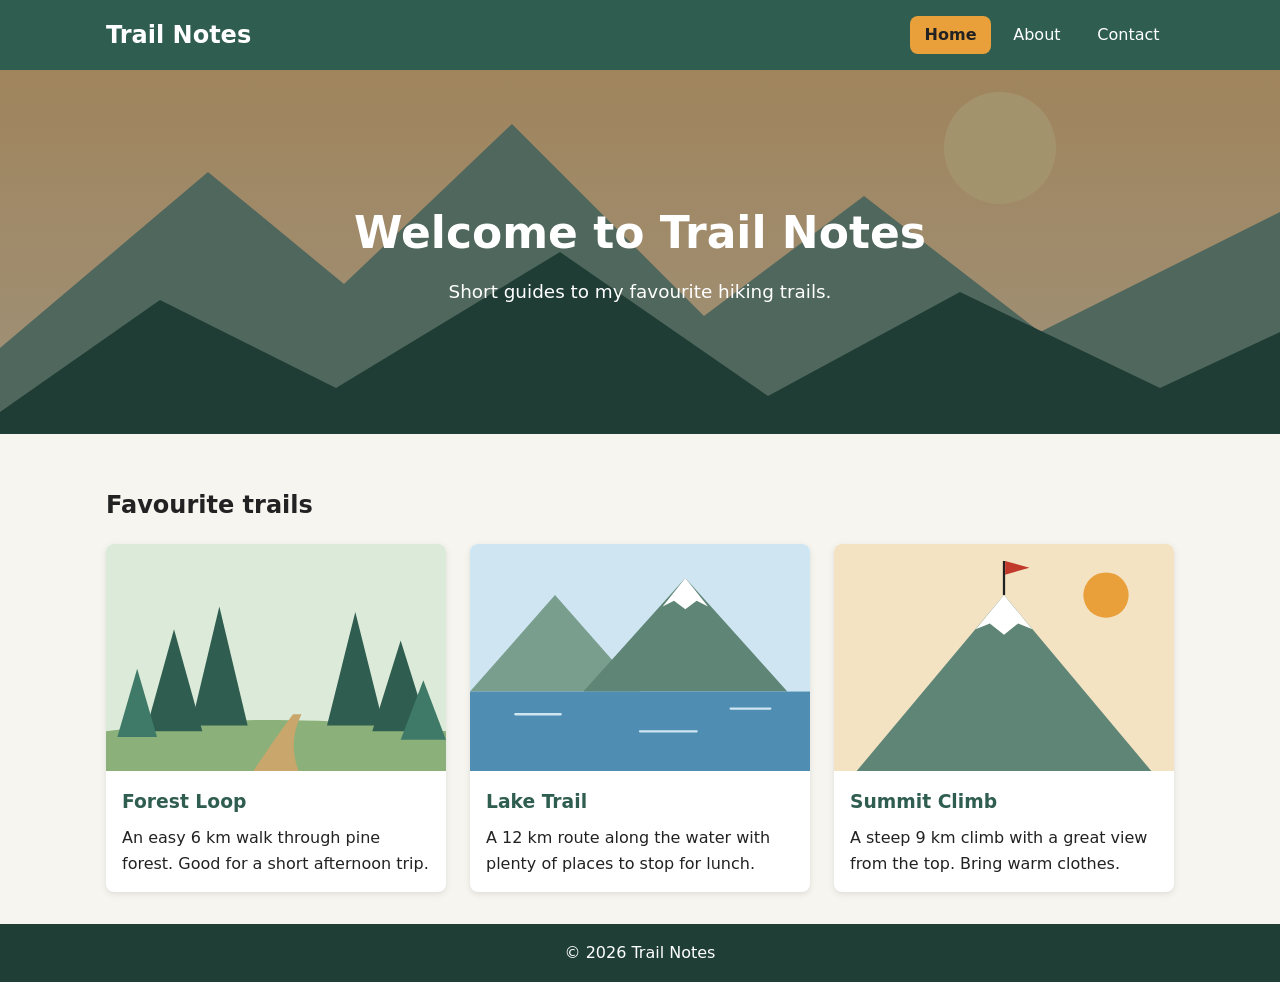
<file: index.html>
<!DOCTYPE html>
<html lang="en">
<head>
  <meta charset="UTF-8">
  <meta name="viewport" content="width=device-width, initial-scale=1.0">
  <title>Home | Trail Notes</title>
  <link rel="stylesheet" href="css/common.css">
  <link rel="stylesheet" href="css/home.css">
</head>
<body>
  <header class="site-header">
    <div class="site-header__inner">
      <p class="site-title"><a href="index.html">Trail Notes</a></p>
      <nav class="main-nav" aria-label="Main menu">
        <ul class="main-nav__list">
          <li><a class="main-nav__link main-nav__link--active" href="index.html" aria-current="page">Home</a></li>
          <li><a class="main-nav__link" href="about.html">About</a></li>
          <li><a class="main-nav__link" href="contact.html">Contact</a></li>
        </ul>
      </nav>
    </div>
  </header>

  <main>
    <header class="page-header page-header--hero">
      <h1 class="page-header__title">Welcome to Trail Notes</h1>
      <p class="page-header__lead">Short guides to my favourite hiking trails.</p>
    </header>

    <section class="page-content">
      <h2>Favourite trails</h2>
      <div class="trail-list">
        <article class="trail-card">
          <img class="trail-card__image" src="images/forest.svg" alt="Illustration of a forest trail" width="600" height="400">
          <div class="trail-card__body">
            <h3 class="trail-card__title">Forest Loop</h3>
            <p>An easy 6 km walk through pine forest. Good for a short afternoon trip.</p>
          </div>
        </article>
        <article class="trail-card">
          <img class="trail-card__image" src="images/lake.svg" alt="Illustration of a mountain lake" width="600" height="400">
          <div class="trail-card__body">
            <h3 class="trail-card__title">Lake Trail</h3>
            <p>A 12 km route along the water with plenty of places to stop for lunch.</p>
          </div>
        </article>
        <article class="trail-card">
          <img class="trail-card__image" src="images/summit.svg" alt="Illustration of a mountain summit with a flag" width="600" height="400">
          <div class="trail-card__body">
            <h3 class="trail-card__title">Summit Climb</h3>
            <p>A steep 9 km climb with a great view from the top. Bring warm clothes.</p>
          </div>
        </article>
      </div>
    </section>
  </main>

  <footer class="site-footer">
    <p>&copy; 2026 Trail Notes</p>
  </footer>
</body>
</html>
</file>
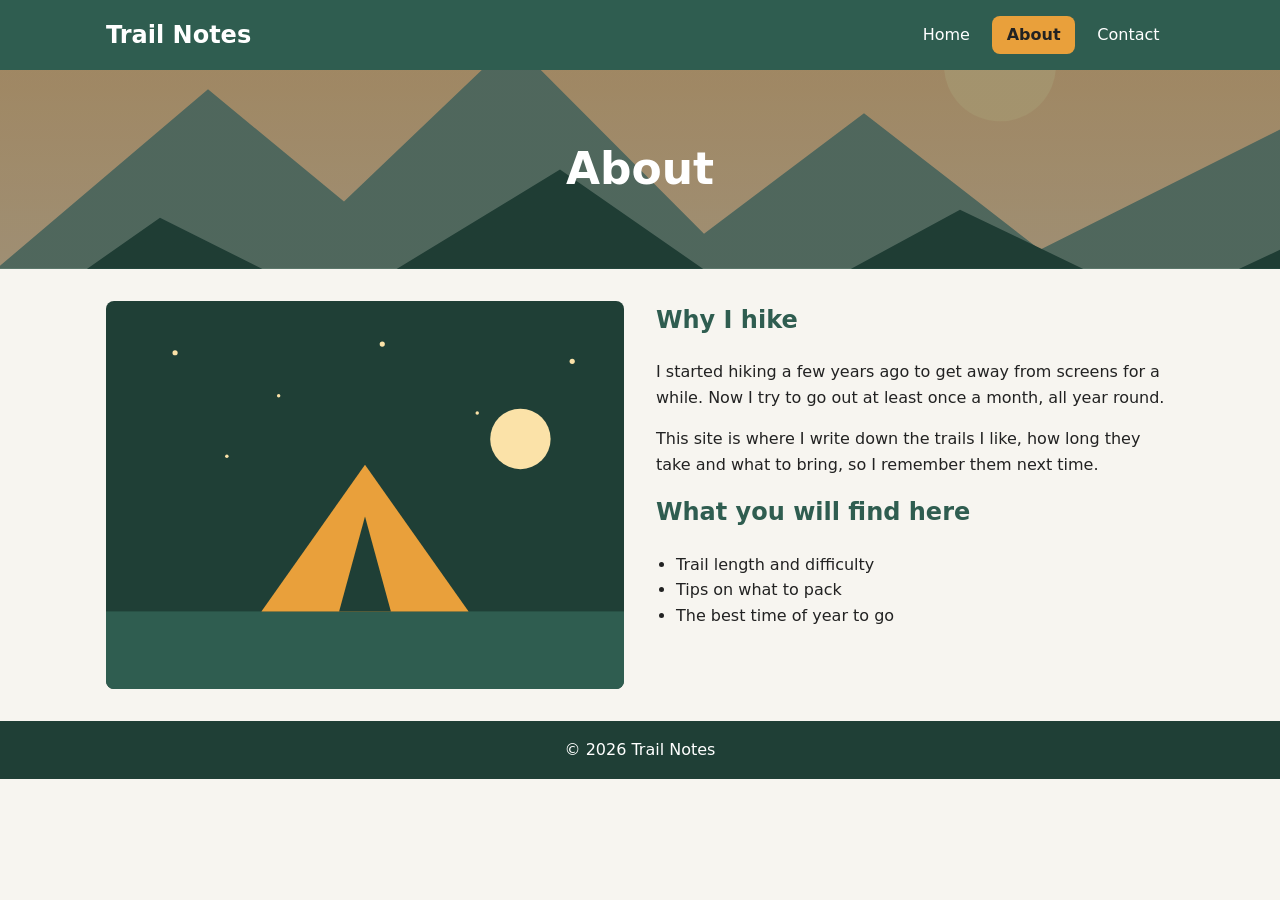
<file: about.html>
<!DOCTYPE html>
<html lang="en">
<head>
  <meta charset="UTF-8">
  <meta name="viewport" content="width=device-width, initial-scale=1.0">
  <title>About | Trail Notes</title>
  <link rel="stylesheet" href="css/common.css">
  <link rel="stylesheet" href="css/about.css">
</head>
<body>
  <header class="site-header">
    <div class="site-header__inner">
      <p class="site-title"><a href="index.html">Trail Notes</a></p>
      <nav class="main-nav" aria-label="Main menu">
        <ul class="main-nav__list">
          <li><a class="main-nav__link" href="index.html">Home</a></li>
          <li><a class="main-nav__link main-nav__link--active" href="about.html" aria-current="page">About</a></li>
          <li><a class="main-nav__link" href="contact.html">Contact</a></li>
        </ul>
      </nav>
    </div>
  </header>

  <main>
    <header class="page-header">
      <h1 class="page-header__title">About</h1>
    </header>

    <section class="page-content about">
      <img class="about__image" src="images/tent.svg" alt="Illustration of a tent under the night sky" width="600" height="450">
      <div class="about__text">
        <h2>Why I hike</h2>
        <p>I started hiking a few years ago to get away from screens for a while. Now I try to go out at least once a month, all year round.</p>
        <p>This site is where I write down the trails I like, how long they take and what to bring, so I remember them next time.</p>
        <h2>What you will find here</h2>
        <ul class="about__list">
          <li>Trail length and difficulty</li>
          <li>Tips on what to pack</li>
          <li>The best time of year to go</li>
        </ul>
      </div>
    </section>
  </main>

  <footer class="site-footer">
    <p>&copy; 2026 Trail Notes</p>
  </footer>
</body>
</html>
</file>
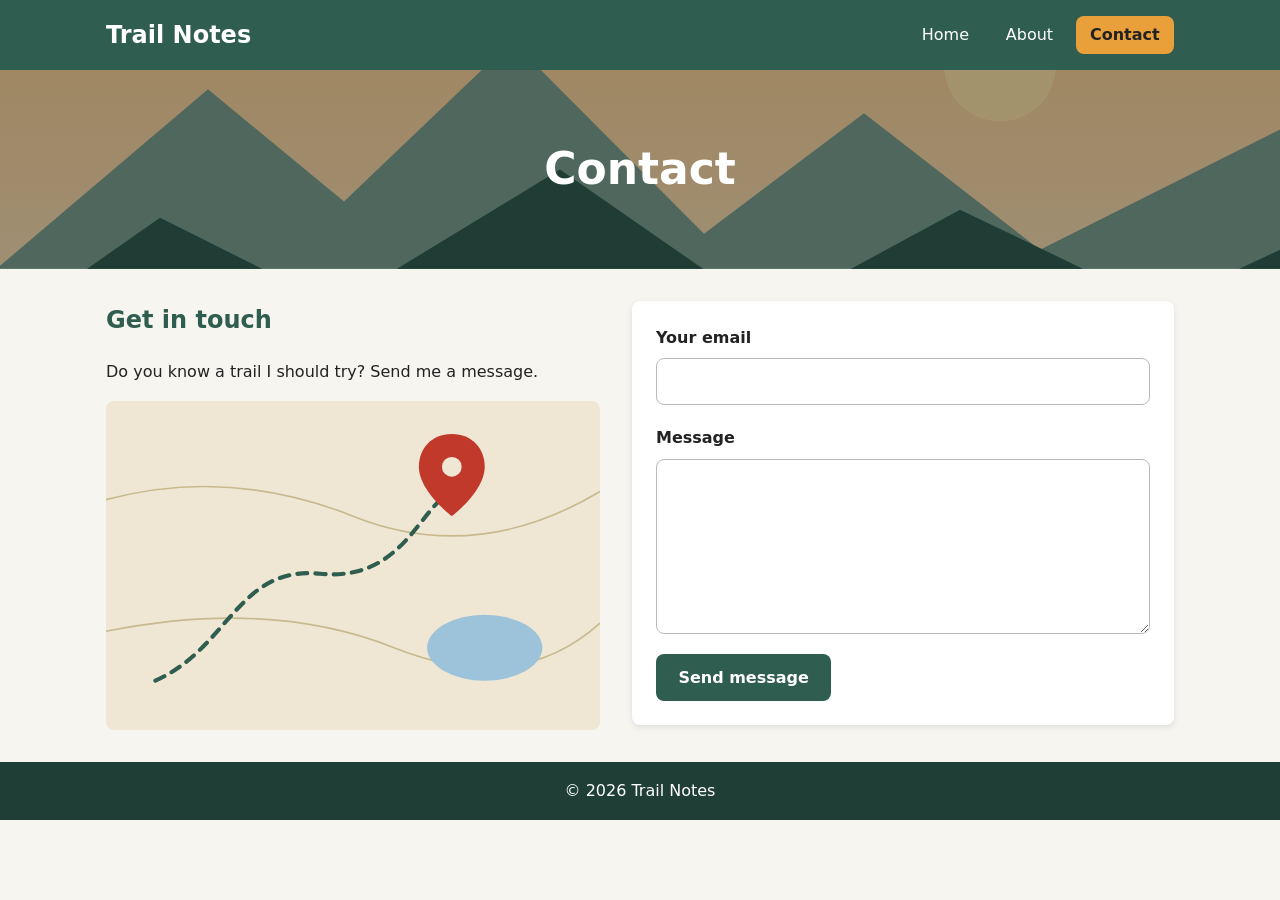
<file: contact.html>
<!DOCTYPE html>
<html lang="en">
<head>
  <meta charset="UTF-8">
  <meta name="viewport" content="width=device-width, initial-scale=1.0">
  <title>Contact | Trail Notes</title>
  <link rel="stylesheet" href="css/common.css">
  <link rel="stylesheet" href="css/contact.css">
</head>
<body>
  <header class="site-header">
    <div class="site-header__inner">
      <p class="site-title"><a href="index.html">Trail Notes</a></p>
      <nav class="main-nav" aria-label="Main menu">
        <ul class="main-nav__list">
          <li><a class="main-nav__link" href="index.html">Home</a></li>
          <li><a class="main-nav__link" href="about.html">About</a></li>
          <li><a class="main-nav__link main-nav__link--active" href="contact.html" aria-current="page">Contact</a></li>
        </ul>
      </nav>
    </div>
  </header>

  <main>
    <header class="page-header">
      <h1 class="page-header__title">Contact</h1>
    </header>

    <section class="page-content contact">
      <div class="contact__info">
        <h2>Get in touch</h2>
        <p>Do you know a trail I should try? Send me a message.</p>
        <img class="contact__image" src="images/map.svg" alt="Illustration of a trail map with a location pin" width="600" height="400">
      </div>

      <form class="contact-form" action="mailto:maxibahrami@gmail.com" method="post" enctype="text/plain">
        <label class="contact-form__label" for="email">Your email</label>
        <input class="contact-form__input" type="email" id="email" name="email" required>

        <label class="contact-form__label" for="message">Message</label>
        <textarea class="contact-form__input" id="message" name="message" rows="6" required></textarea>

        <button class="button" type="submit">Send message</button>
      </form>
    </section>
  </main>

  <footer class="site-footer">
    <p>&copy; 2026 Trail Notes</p>
  </footer>
</body>
</html>
</file>
<file: css/common.css>
/* Shared styles used by every page */

:root {
  --color-primary: #2f5d50;
  --color-primary-dark: #1f3f36;
  --color-accent: #e9a03b;
  --color-text: #222222;
  --color-background: #f7f5f0;
  --color-surface: #ffffff;
  --radius: 8px;
  --max-width: 1100px;
}

*,
*::before,
*::after {
  box-sizing: border-box;
}

body {
  margin: 0;
  font-family: system-ui, -apple-system, "Segoe UI", Roboto, sans-serif;
  line-height: 1.6;
  color: var(--color-text);
  background-color: var(--color-background);
}

img {
  display: block;
  max-width: 100%;
  height: auto;
}

/* Site header and main menu */

.site-header {
  background-color: var(--color-primary);
  color: var(--color-surface);
}

.site-header__inner {
  display: flex;
  flex-direction: column;
  gap: 0.75rem;
  max-width: var(--max-width);
  margin: 0 auto;
  padding: 1rem;
}

.site-title {
  margin: 0;
  font-size: 1.5rem;
  font-weight: 700;
}

.site-title a {
  color: inherit;
  text-decoration: none;
}

.main-nav__list {
  display: flex;
  flex-wrap: wrap;
  gap: 0.5rem;
  margin: 0;
  padding: 0;
  list-style: none;
}

.main-nav__link {
  display: block;
  padding: 0.4rem 0.9rem;
  border-radius: var(--radius);
  color: var(--color-surface);
  text-decoration: none;
}

.main-nav__link:hover,
.main-nav__link:focus-visible {
  background-color: var(--color-primary-dark);
}

.main-nav__link--active,
.main-nav__link--active:hover {
  background-color: var(--color-accent);
  color: var(--color-text);
  font-weight: 600;
}

/* Page header with background image */

.page-header {
  padding: 3rem 1rem;
  text-align: center;
  color: var(--color-surface);
  background-color: var(--color-primary-dark);
  background-image:
    linear-gradient(rgba(0, 0, 0, 0.35), rgba(0, 0, 0, 0.35)),
    url("../images/mountains.svg");
  background-position: center;
  background-size: cover;
}

.page-header__title {
  margin: 0;
  font-size: 2rem;
}

/* Main content area */

.page-content {
  max-width: var(--max-width);
  margin: 0 auto;
  padding: 2rem 1rem;
}

.button {
  padding: 0.7rem 1.4rem;
  border: none;
  border-radius: var(--radius);
  font: inherit;
  font-weight: 600;
  color: var(--color-surface);
  background-color: var(--color-primary);
  cursor: pointer;
}

.button:hover,
.button:focus-visible {
  background-color: var(--color-primary-dark);
}

/* Site footer */

.site-footer {
  padding: 1rem;
  text-align: center;
  color: var(--color-surface);
  background-color: var(--color-primary-dark);
}

.site-footer p {
  margin: 0;
}

/* Tablet landscape and desktop */

@media (min-width: 768px) {
  .site-header__inner {
    flex-direction: row;
    justify-content: space-between;
    align-items: center;
  }

  .page-header {
    padding: 4rem 1rem;
  }

  .page-header__title {
    font-size: 2.75rem;
  }
}
</file>
<file: css/home.css>
/* Styles for the home page */

.page-header--hero {
  padding: 5rem 1rem;
}

.page-header__lead {
  margin: 0.5rem 0 0;
  font-size: 1.15rem;
}

.trail-list {
  display: grid;
  grid-template-columns: 1fr;
  gap: 1.5rem;
}

.trail-card {
  overflow: hidden;
  border-radius: var(--radius);
  background-color: var(--color-surface);
  box-shadow: 0 2px 6px rgba(0, 0, 0, 0.1);
}

.trail-card__image {
  width: 100%;
}

.trail-card__body {
  padding: 1rem;
}

.trail-card__title {
  margin: 0 0 0.5rem;
  color: var(--color-primary);
}

.trail-card__body p {
  margin: 0;
}

@media (min-width: 768px) {
  .page-header--hero {
    padding: 8rem 1rem;
  }

  .trail-list {
    grid-template-columns: repeat(3, 1fr);
  }
}
</file>
<file: css/about.css>
/* Styles for the about page */

.about {
  display: flex;
  flex-direction: column;
  gap: 2rem;
}

.about__image {
  border-radius: var(--radius);
}

.about__text h2 {
  margin-top: 0;
  color: var(--color-primary);
}

.about__list {
  padding-left: 1.25rem;
}

@media (min-width: 768px) {
  .about {
    flex-direction: row;
    align-items: flex-start;
  }

  .about__image,
  .about__text {
    flex: 1;
  }

  .about__image {
    min-width: 0;
  }
}
</file>
<file: css/contact.css>
/* Styles for the contact page */

.contact {
  display: flex;
  flex-direction: column;
  gap: 2rem;
}

.contact__info h2 {
  margin-top: 0;
  color: var(--color-primary);
}

.contact__image {
  border-radius: var(--radius);
}

.contact-form {
  display: flex;
  flex-direction: column;
  gap: 0.5rem;
  padding: 1.5rem;
  border-radius: var(--radius);
  background-color: var(--color-surface);
  box-shadow: 0 2px 6px rgba(0, 0, 0, 0.1);
}

.contact-form__label {
  font-weight: 600;
}

.contact-form__input {
  width: 100%;
  margin-bottom: 0.75rem;
  padding: 0.6rem;
  border: 1px solid #bbbbbb;
  border-radius: var(--radius);
  font: inherit;
}

.contact-form__input:focus {
  outline: 2px solid var(--color-accent);
  border-color: transparent;
}

.contact-form .button {
  align-self: flex-start;
}

@media (min-width: 768px) {
  .contact {
    flex-direction: row;
    align-items: flex-start;
  }

  .contact__info,
  .contact-form {
    flex: 1;
  }
}
</file>
